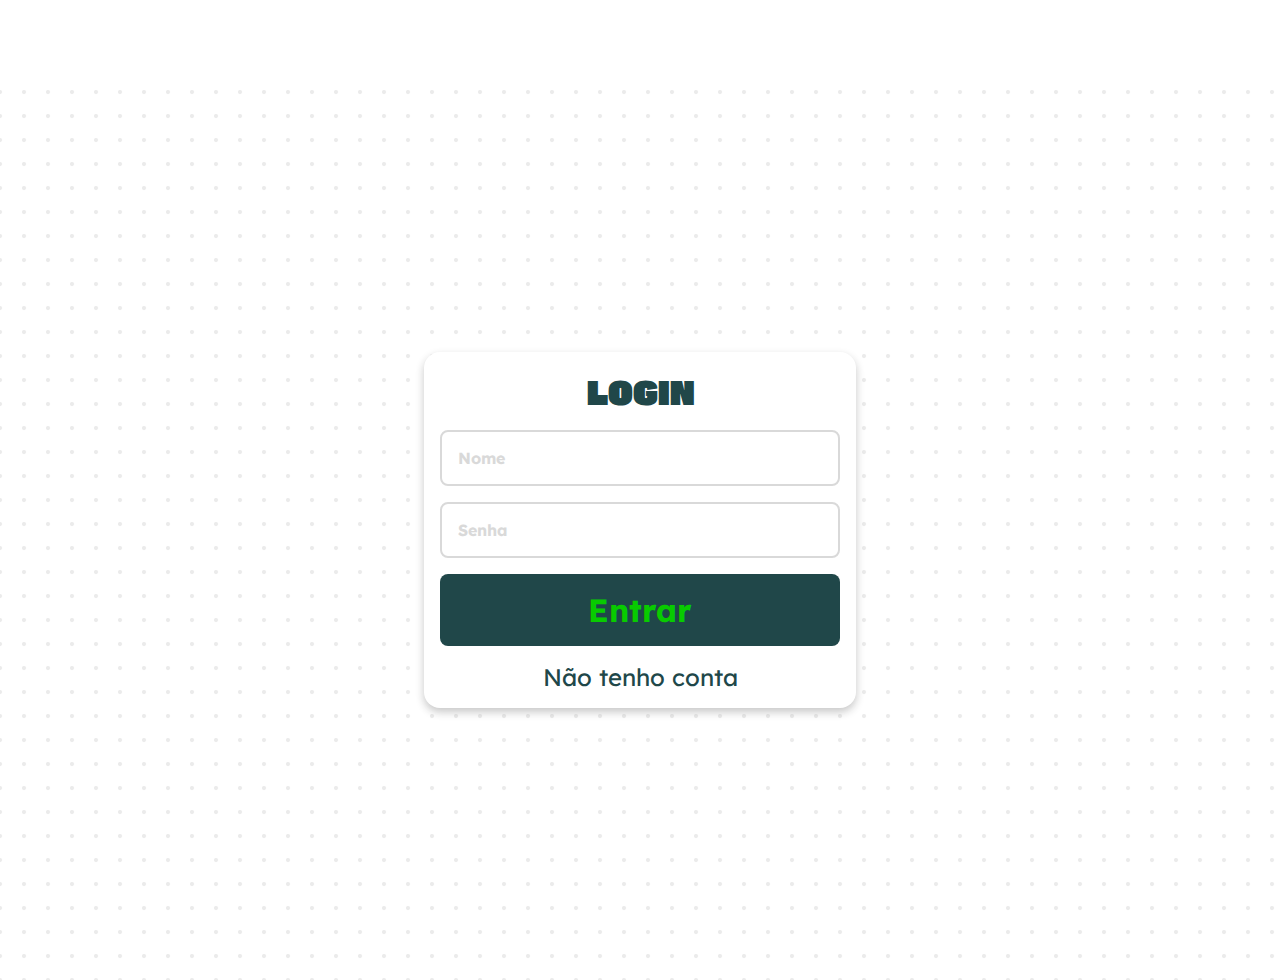
<file: pages/auth.html>
<!doctype html>
<html lang="pt-br">
  <head>
    <meta charset="UTF-8" />
    <meta name="viewport" content="width=device-width, initial-scale=1.0" />
    <title>Entrada</title>
    <link rel="stylesheet" href="../styles/auth.css" />
    <script src="../scripts/auth.js" defer></script>
  </head>
  <body>
    <main class="main">
      <form method="POST" class="form" id="login">
        <h1 class="title">LOGIN</h1>
        <input
          type="text"
          name="name"
          class="input"
          minlength="4"
          maxlength="30"
          required
          placeholder="Nome"
        />
        <input
          type="password"
          name="password"
          class="input"
          minlength="8"
          maxlength="30"
          required
          placeholder="Senha"
        />
        <button class="button" id="btnEntrar">Entrar</button>
        <button
          class="link"
          onclick="
            login.style.display = 'none';
            cadastrar.style.display = 'flex';
          "
        >
          Não tenho conta
        </button>
      </form>

      <form method="POST" class="form" id="cadastrar">
        <h1 class="title">CADASTRO</h1>
        <input
          type="text"
          name="name-cad"
          class="input"
          minlength="4"
          maxlength="30"
          required
          placeholder="Nome"
        />
        <input
          type="password"
          name="password-cad"
          class="input"
          minlength="8"
          maxlength="30"
          required
          id="password"
          placeholder="Senha"
        />
        <input
          type="password"
          id="passwordConfirm"
          name="password-confirm-cad"
          class="input"
          minlength="8"
          maxlength="30"
          required
          placeholder="Confirme a senha"
        />
        <input
          type="text"
          name="contact"
          id="contact"
          class="input"
          maxlength="30"
          required
          placeholder="Telefone"
        />
        <div class="term">
          <input
            type="checkbox"
            class="check"
            id="check"
            name="check"
            value="checked"
          />
          <label for="check" class="label">Concordo com os</label
          ><button type="button" class="terms-button" onclick="openModal()">
            Termos
          </button>
        </div>
        <span id="msg" class="msg displayNone"></span>
        <button
          class="button"
          id="btnCadastrar"
          onclick="return validateForm();"
        >
          Cadastrar
        </button>
        <button
          class="link"
          onclick="
            cadastrar.style.display = 'none';
            login.style.display = 'flex';
          "
        >
          Já tenho conta
        </button>
      </form>
      <div id="modalTerms" class="modal">
        <div class="modal-content">
          <h2 class="title-term">TERMOS DE USO</h2>
          <div class="terms-text"></div>
        </div>
      </div>
    </main>
  </body>
</html>
</file>
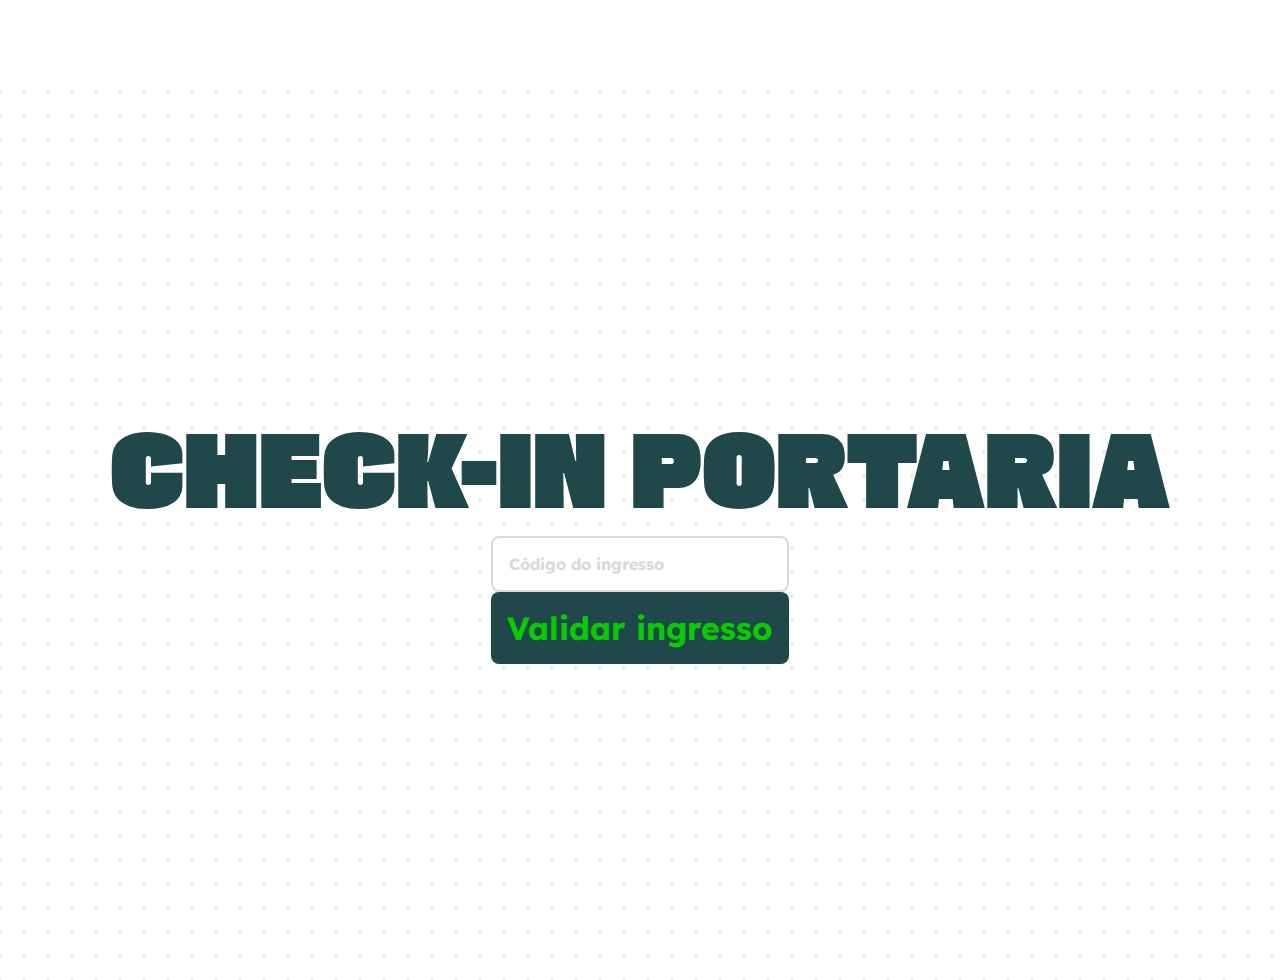
<file: pages/checkin.html>
<!doctype html>
<html lang="pt-br">
<head>
  <meta charset="UTF-8">
  <title>Check-in</title>
  <link rel="stylesheet" href="../styles/home.css">
</head>
<body>
  <main class="main">
    <h1 class="title">CHECK-IN PORTARIA</h1>

    <form id="formCheckin">
      <input
        type="text"
        name="token_ingresso"
        class="input"
        placeholder="Código do ingresso"
        required
      >
      <button class="button">Validar ingresso</button>
    </form>

    <div id="resultado" class="card"></div>
  </main>

  <script>
    document.getElementById('formCheckin').addEventListener('submit', async e => {
      e.preventDefault();
      const form = new FormData(e.target);

      const res = await fetch('../api/validar_checkin.php', {
        method: 'POST',
        body: form
      });

      const data = await res.json();
      document.getElementById('resultado').innerHTML =
        `<p>${data.mensagem}</p>`;
    });
  </script>
</body>
</html>
</file>
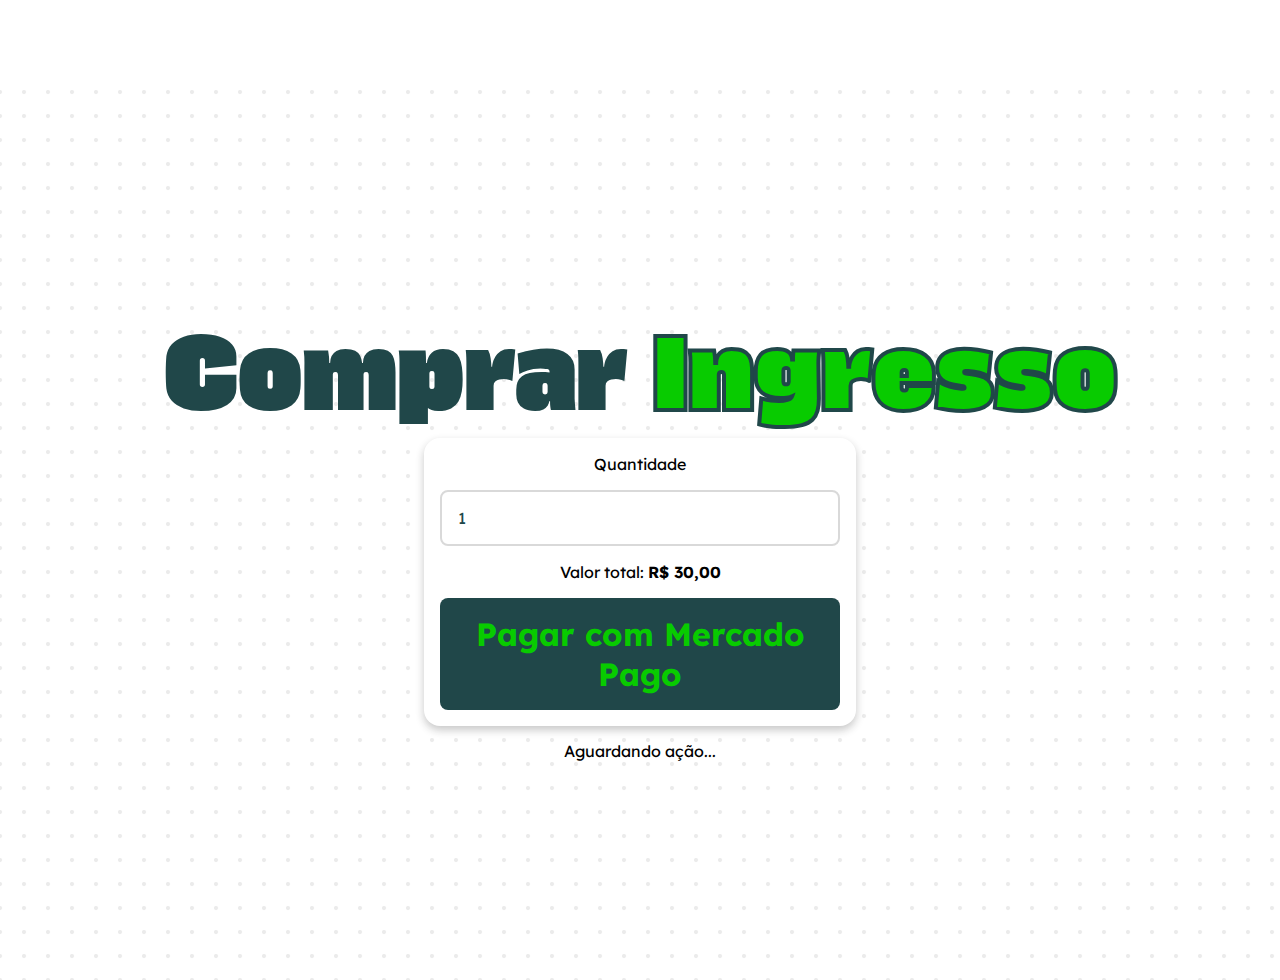
<file: pages/comprar.html>
<!DOCTYPE html>
<html lang="pt-BR">
<head>
    <meta charset="UTF-8">
    <title>Comprar Ingresso</title>
    <link rel="stylesheet" href="../styles/home.css">
</head>
<body>

<main class="main">

    <h1 class="title">
        Comprar <span class="contrast">Ingresso</span>
    </h1>

    <form id="form-compra" class="form">

        <input type="hidden" name="lote_id" value="1">

        <label class="label" for="quantidade">Quantidade</label>
        <input
            type="number"
            id="quantidade"
            name="quantidade"
            class="input"
            value="1"
            min="1"
            required
        >

        <p class="text" id="valor_total"></p>

        <button type="submit" class="button">
            Pagar com Mercado Pago
        </button>
    </form>

    <div id="log" class="text" style="margin-top:15px;">
        Aguardando ação...
    </div>

</main>

<script>
    const PRECO_UNITARIO = 30.00;

    const qtdInput = document.getElementById('quantidade');
    const valorBox = document.getElementById('valor_total');
    const logBox   = document.getElementById('log');
    const form     = document.getElementById('form-compra');
    const button   = form.querySelector('button');

    function atualizarValor() {
        const qtd = Number(qtdInput.value);
        const total = qtd * PRECO_UNITARIO;
        valorBox.innerHTML = `Valor total: <b>R$ ${total.toFixed(2).replace('.', ',')}</b>`;
    }

    form.addEventListener('submit', async (e) => {
        e.preventDefault();
        button.disabled = true;
        logBox.innerText = 'Gerando pagamento...';

        const formData = new FormData(form);
        const data = new URLSearchParams(formData);

        try {
            const response = await fetch('../api/criar_pagamento.php', {
                method: 'POST',
                headers: {
                    'Content-Type': 'application/x-www-form-urlencoded'
                },
                body: data
            });

            const result = await response.json();

            console.log(result);

            if (response.ok && result.status === 'ok' && result.link_pagamento) {
                window.location.href = result.link_pagamento;
            } else {
                logBox.innerText = 'Erro ao gerar pagamento: ' + (result.mensagem || 'Desconhecido');
                console.log(result.debug || result); // 👈 mostra o debug
                button.disabled = false;
            }


sss
        } catch (err) {
            logBox.innerText = 'Erro de conexão com o servidor';
            button.disabled = false;
        }
    });

    atualizarValor();
    qtdInput.addEventListener('input', atualizarValor);
</script>

</body>
</html>
</file>
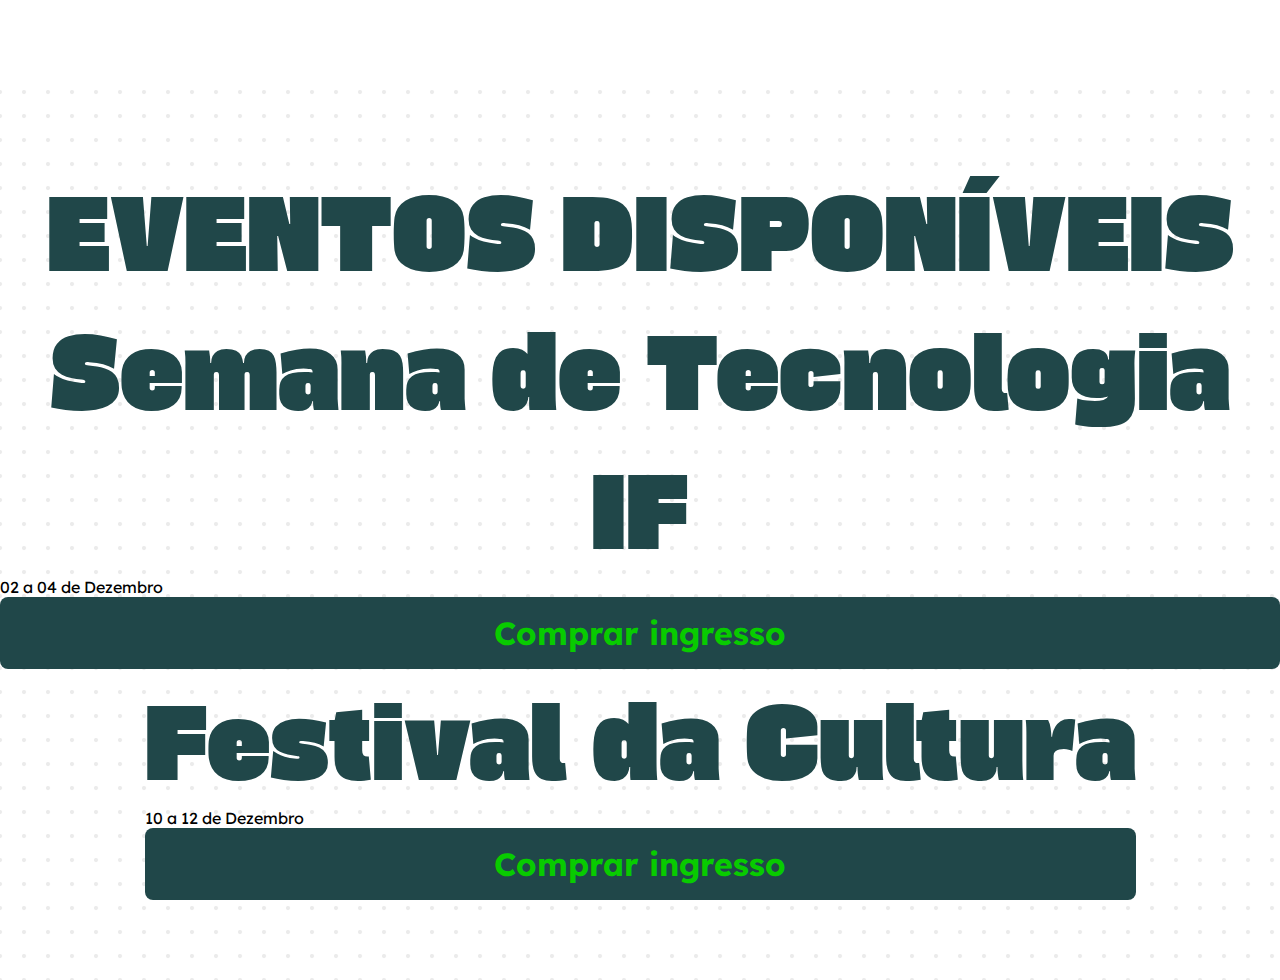
<file: pages/eventos.html>
<!doctype html>
<html lang="pt-br">
<head>
  <meta charset="UTF-8">
  <title>Eventos</title>
  <link rel="stylesheet" href="../styles/home.css">
</head>
<body>
  <main class="main">
    <h1 class="title">EVENTOS DISPONÍVEIS</h1>

    <!-- Evento 1 -->
    <div class="card">
      <h2 class="title">Semana de Tecnologia IF</h2>
      <p>02 a 04 de Dezembro</p>
      <a class="button" href="comprar.html?evento=1">Comprar ingresso</a>
    </div>

    <!-- Evento 2 -->
    <div class="card">
      <h2 class="title">Festival da Cultura</h2>
      <p>10 a 12 de Dezembro</p>
      <a class="button" href="comprar.html?evento=2">Comprar ingresso</a>
    </div>
  </main>
</body>
</html>
</file>
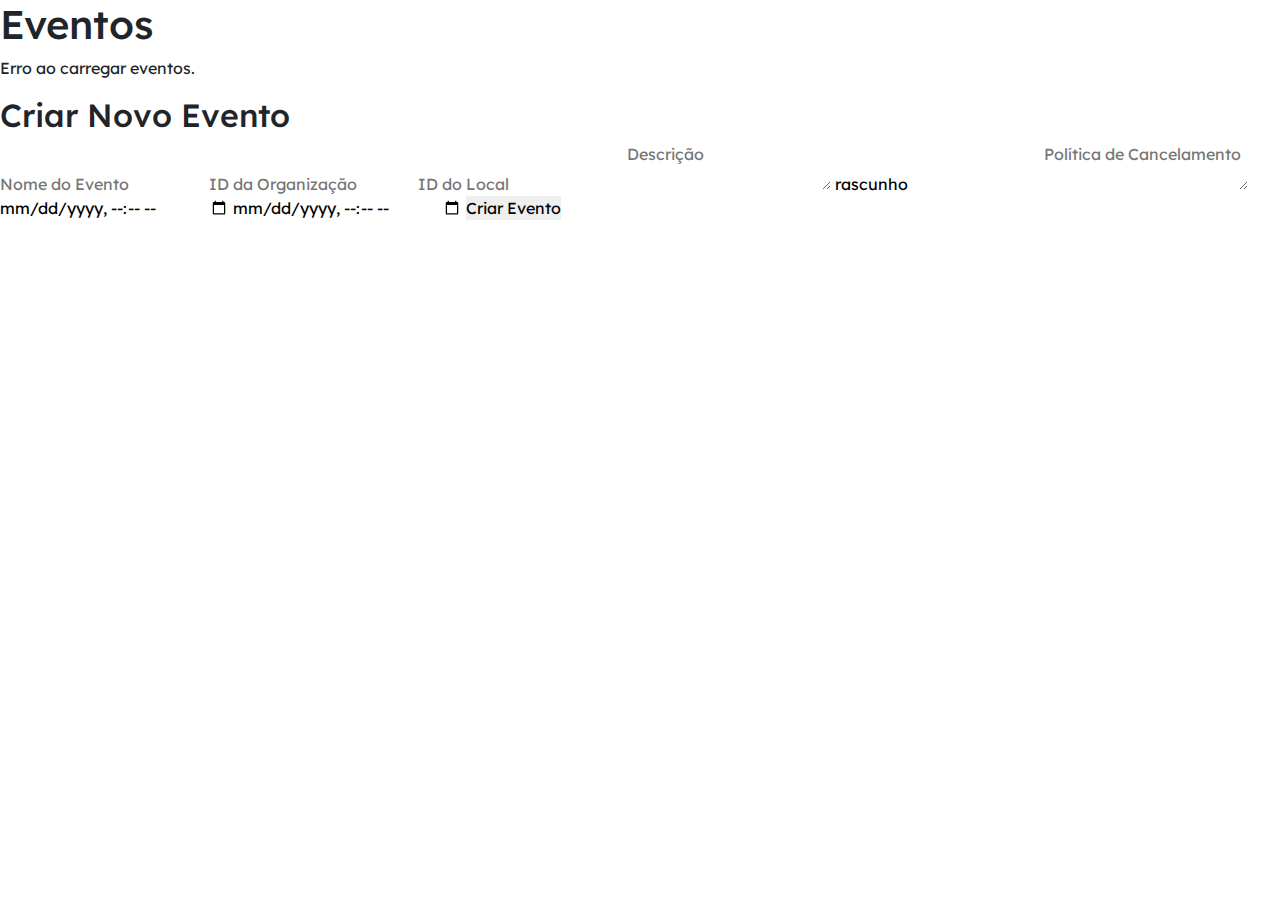
<file: src/eventos.html>
<!DOCTYPE html>
<html lang="en">
  <head>
    <meta charset="UTF-8" />
    <meta name="viewport" content="width=device-width, initial-scale=1.0" />
    <title>Eventos</title>
    <link
      href="https://cdn.jsdelivr.net/npm/bootstrap@5.3.2/dist/css/bootstrap.min.css"
      rel="stylesheet"
    />
    <link rel="stylesheet" href="../styles/root.css" />
  </head>
  <body>
    <h1>Eventos</h1>
    <div id="eventos-list"></div>

    <h2>Criar Novo Evento</h2>
    <form id="create-evento-form">
      <input type="text" name="nome" placeholder="Nome do Evento" required />
      <input
        type="number"
        name="organizacao_id"
        placeholder="ID da Organização"
        required
      />
      <input type="number" name="local_id" placeholder="ID do Local" required />
      <textarea name="descricao" placeholder="Descrição"></textarea>
      <input type="text" name="status" placeholder="Status" value="rascunho" />
      <textarea
        name="politica_cancelamento"
        placeholder="Política de Cancelamento"
      ></textarea>
      <input type="datetime-local" name="data_inicio" />
      <input type="datetime-local" name="data_fim" />
      <button type="submit">Criar Evento</button>
    </form>

    <script src="../scripts/eventos.js"></script>
    <script src="https://cdn.jsdelivr.net/npm/bootstrap@5.3.2/dist/js/bootstrap.bundle.min.js"></script>
  </body>
</html>
</file>
<file: styles/auth.css>
@import "root.css";

.main {
  height: 100vh;
  width: 100vw;
  display: flex;
  justify-content: center;
  align-items: center;
  background-image: url(../src/img/base.png);
}

.form {
  display: flex;
  flex-direction: column;
  align-items: center;
  gap: 1rem;
  padding: 1rem;
  border-radius: 1rem;
  background-color: var(--white);
  box-shadow: 0 0.25rem 0.5rem #1e1e1e3f;
  width: 27rem;
}

.form::selection {
  background-color: var(--green-300);
}

.title {
  font-family: "Gasoek One", sans-serif;
  font-size: 2rem;
  color: var(--green-100);
}

.input {
  position: relative;
  padding: 1rem;
  width: 100%;
  border-radius: 0.5rem;
  border: 0.125rem solid var(--white-100);
  color: var(--green-100);
}

.input::placeholder {
  font-weight: bold;
  color: var(--white-100);
}

.input:focus {
  border-color: var(--green-300);
}

.input:focus:hover {
  border-color: var(--green-300);
}

.input:hover {
  border-color: var(--grey-50);
}

.term {
  display: flex;
  justify-content: center;
  align-items: center;
}

.check {
  appearance: none;
  height: 1rem;
  width: 1rem;
  border-radius: 0.15rem;
  border: 0.15rem solid var(--white-100);
  margin-right: 0.5rem;
}

.check:checked {
  background-color: var(--white-100);
}

.label {
  color: var(--white-100);
}

.term-button {
  background: none;
  color: var(--green-300);
}

.msg {
  color: var(--red-300);
}

.button {
  width: 100%;
  padding: 1rem;
  border-radius: 0.5rem;
  background-color: var(--green-100);
  color: var(--green-300);
  font-weight: bold;
  cursor: pointer;
  transition: 0.2s linear;
}

.button:hover {
  background-color: var(--green-300);
  color: var(--green-100);
}

.link {
  color: var(--green-100);
  background: none;
  cursor: pointer;
  transition: 0.2s linear;
}

.link:hover {
  color: var(--green-300);
}

.displayNone {
  display: none;
}

.modal {
  display: none;
  position: fixed;
  top: 0;
  left: 0;
  width: 100vw;
  height: 100vh;
  background: #1e1e1e3f;
  justify-content: center;
  align-items: center;
  z-index: 999;
}

.modal-content {
  display: flex;
  flex-direction: column;
  align-items: center;
  background: var(--white);
  width: 25rem;
  max-height: 80vh;
  padding: 1rem;
  border-radius: 0.5rem;
  overflow-y: auto;
  scrollbar-width: none;
}

.title-term {
  font-family: "Gasoek One", sans-serif;
  font-size: 2rem;
  color: var(--green-100);
}

.terms-text {
  margin-top: 1rem;
  color: var(--green-100);
}

.terms-button {
  margin-left: 0.3rem;
  background: none;
  color: var(--green-300);
  cursor: pointer;
}

.terms-button:hover {
  color: var(--green-100);
  transition: 0.2s linear;
}
</file>
<file: styles/home.css>
@import "root.css";

.main {
  height: 100vh;
  width: 100vw;
  display: flex;
  justify-content: center;
  align-items: center;
  background-image: url(../src/img/base.png);
}
</file>
<file: styles/root.css>
@import url("https://fonts.googleapis.com/css2?family=Gasoek+One&family=Lexend:wght@100..900&display=swap");

* {
  margin: 0;
  padding: 0;
  font-size: 1rem;
  outline: none;
  text-decoration: none;
  border: none;
  font-family: "Lexend", sans-serif;
  box-sizing: border-box;
  list-style: none;
  font-synthesis: none;
  text-rendering: optimizeLegibility;
  -webkit-font-smoothing: antialiased;
  -moz-osx-font-smoothing: grayscale;
  -webkit-text-size-adjust: 100%;
}

:root {
  --green-100: #204749;
  --green-300: #08cb00;

  --white: #ffffff;
  --white-100: #d9d9d9;

  --grey-50: #cfcfcf;
  --grey-100: #181818;
  --grey-200: #2c2c2c;
  --grey-300: #363636;

  --red-300: #ff6b6b;

  --black: #000000;
}

/* STYLES IN CLASS */

.main {
  height: 100vh;
  width: 100vw;
  display: flex;
  justify-content: center;
  align-items: center;
  flex-direction: column;
  background-image: url(../src/img/base.png);
  margin-top: 5rem;
}

.title {
  font-family: "Gasoek One", sans-serif;
  font-size: 6rem;
  color: var(--green-100);
  max-width: 94rem;
  text-align: center;
}

.contrast {
  font-family: "Gasoek One", sans-serif;
  font-size: 6rem;
  display: inline-block;
  color: var(--green-300);
  -webkit-text-stroke-width: 0.25rem;
  -webkit-text-stroke-color: var(--green-100);
  animation: pulse 2s linear infinite;
}

.logo {
  font-family: "Gasoek One", sans-serif;
  font-size: 2.5rem;
  color: var(--green-100);
}

.contrast-logo {
  font-family: "Gasoek One", sans-serif;
  font-size: 2.5rem;
  display: inline-block;
  color: var(--green-300);
  -webkit-text-stroke-width: 0.125rem;
  -webkit-text-stroke-color: var(--green-100);
}

.form {
  display: flex;
  flex-direction: column;
  align-items: center;
  gap: 1rem;
  padding: 1rem;
  border-radius: 1rem;
  background-color: var(--white);
  box-shadow: 0 0.25rem 0.5rem #1e1e1e3f;
  width: 27rem;
}

.form::selection {
  background-color: var(--green-300);
}

.input {
  position: relative;
  padding: 1rem;
  width: 100%;
  border-radius: 0.5rem;
  border: 0.125rem solid var(--white-100);
  color: var(--green-100);
}

.input::placeholder {
  font-weight: bold;
  color: var(--white-100);
}

.input:focus {
  border-color: var(--green-300);
}

.input:focus:hover {
  border-color: var(--green-300);
}

.input:hover {
  border-color: var(--grey-50);
}

.check {
  appearance: none;
  height: 1rem;
  width: 1rem;
  border-radius: 0.15rem;
  border: 0.15rem solid var(--white-100);
  margin-right: 0.5rem;
}

.check:checked {
  background-color: var(--white-100);
}

.button {
  display: flex;
  align-items: center;
  justify-content: center;
  gap: 0.5rem;
  background-color: var(--green-100);
  color: var(--green-300);
  font-size: 2rem;
  font-weight: bold;
  padding: 1rem;
  border-radius: 0.5rem;
  transition: 0.2s linear;
  cursor: pointer;
}

.button:hover {
  background-color: var(--green-300);
  color: var(--green-100);
}

.link {
  cursor: pointer;
  background: none;
  font-size: 1.5rem;
  color: var(--green-100);
  transition: 0.2s linear;
}

.link:hover {
  color: var(--green-300);
}

@keyframes pulse {
  0% {
    transform: scale(1);
  }
  50% {
    transform: scale(1.02);
  }
  100% {
    transform: scale(1);
  }
}
</file>
